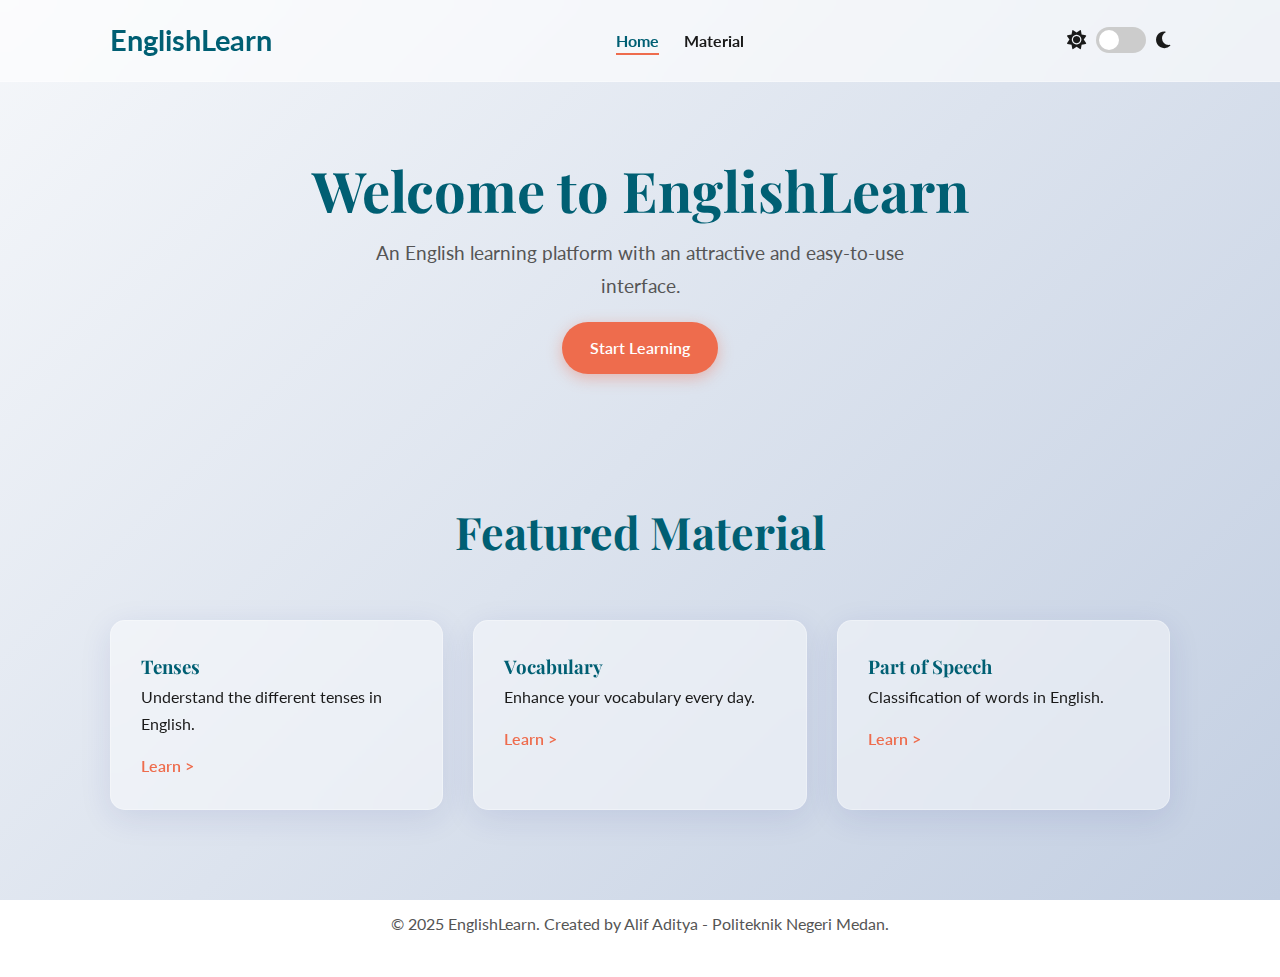
<file: index.html>
<!DOCTYPE html>
<html lang="id">
<head>
    <meta charset="UTF-8">
    <meta name="viewport" content="width=device-width, initial-scale=1.0">
    <title>EnglishLearn</title>
    <link rel="stylesheet" href="https://cdnjs.cloudflare.com/ajax/libs/font-awesome/6.5.2/css/all.min.css" integrity="sha512-SnH5WK+bZxgPHs44uWIX+LLJAJ9/2PkPKZ5QiAj6Ta86w+fsb2TkcmfRyVX3pBnMFcV7oQPJkl9QevSCWr3W6A==" crossorigin="anonymous" referrerpolicy="no-referrer" />
    <link href="https://fonts.googleapis.com/css2?family=Lato:wght@400;700&family=Playfair+Display:wght@700&display=swap" rel="stylesheet">
    <link rel="stylesheet" href="css/style.css">
</head>
<body>
    <header>
        <nav class="navbar">
            <div class="container">
                <a href="index.html" class="nav-logo">EnglishLearn</a>
                <ul class="nav-menu">
                    <li class="nav-item"><a href="index.html" class="nav-link active">Home</a></li>
                    <li class="nav-item"><a href="materi.html" class="nav-link">Material</a></li>                   
                </ul>
                <div class="theme-switch-wrapper">
                    <i class="fas fa-sun"></i>
                    <label class="theme-switch" for="checkbox">
                        <input type="checkbox" id="checkbox" />
                        <div class="slider round"></div>
                    </label>
                    <i class="fas fa-moon"></i>
                </div>
                <div class="hamburger">
                    <span class="bar"></span>
                    <span class="bar"></span>
                    <span class="bar"></span>
                </div>
            </div>
        </nav>
    </header>

    <main>
        <section class="page-header reveal">
            <div class="container">
                <h1>Welcome to EnglishLearn</h1>
                <p>An English learning platform with an attractive and easy-to-use interface.</p>
                <a href="materi.html" class="btn btn-primary" style="margin-top: 20px;">Start Learning</a>
            </div>
        </section>

        <section class="featured-content">
            <div class="container">
                <h2 class="reveal">Featured Material</h2>
                <div class="content-grid">
                    <div class="content-card glass-card reveal">
                        <h3>Tenses</h3>
                        <p>Understand the different tenses in English.</p>
                        <a href="materi.html" class="card-link">Learn ></a>
                    </div>
                    <div class="content-card glass-card reveal">
                        <h3>Vocabulary</h3>
                        <p>Enhance your vocabulary every day.</p>
                        <a href="materi.html" class="card-link">Learn ></a>
                    </div>
                    <div class="content-card glass-card reveal">
                        <h3>Part of Speech</h3>
                        <p>Classification of words in English.</p>
                        <a href="materi.html" class="card-link">Learn ></a>
                    </div>
                </div>
            </div>
        </section>
    </main>

    <footer>
        <div class="container">
            <p>&copy; 2025 EnglishLearn. Created by Alif Aditya - Politeknik Negeri Medan.</p>
        </div>
    </footer>

    <script src="js/script.js"></script>
</body>
</html>
</file>
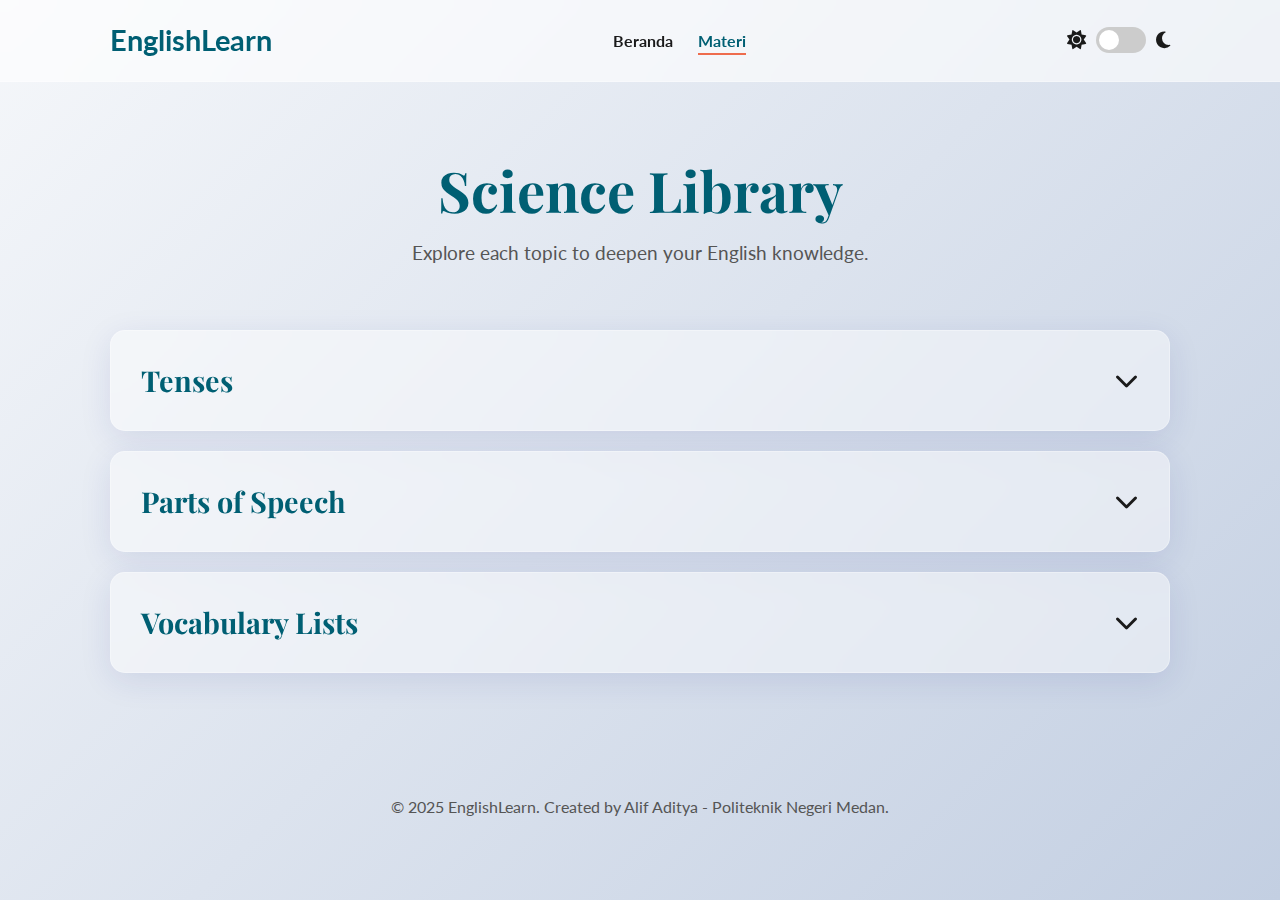
<file: materi.html>
<!DOCTYPE html>
<html lang="id">
<head>
    <meta charset="UTF-8">
    <meta name="viewport" content="width=device-width, initial-scale=1.0">
    <title>Materi Belajar - EnglishLearn</title>
    <link rel="stylesheet" href="https://cdnjs.cloudflare.com/ajax/libs/font-awesome/6.5.2/css/all.min.css" integrity="sha512-SnH5WK+bZxgPHs44uWIX+LLJAJ9/2PkPKZ5QiAj6Ta86w+fsb2TkcmfRyVX3pBnMFcV7oQPJkl9QevSCWr3W6A==" crossorigin="anonymous" referrerpolicy="no-referrer" />
    <link rel="stylesheet" href="css/style.css">
</head>
<body>
    <header>
        <nav class="navbar">
            <div class="container">
                <a href="index.html" class="nav-logo">EnglishLearn</a>
                <ul class="nav-menu">
                    <li class="nav-item"><a href="index.html" class="nav-link">Beranda</a></li>
                    <li class="nav-item"><a href="materi.html" class="nav-link active">Materi</a></li>                                        
                </ul>
                <div class="theme-switch-wrapper">
                    <i class="fas fa-sun"></i>
                    <label class="theme-switch" for="checkbox">
                        <input type="checkbox" id="checkbox" />
                        <div class="slider round"></div>
                    </label>
                    <i class="fas fa-moon"></i>
                </div>
                <div class="hamburger">
                    <span class="bar"></span>
                    <span class="bar"></span>
                    <span class="bar"></span>
                </div>
            </div>
        </nav>
    </header>

    <main>
        <section class="page-header reveal">
            <div class="container">
                <h1>Science Library</h1>
                <p>Explore each topic to deepen your English knowledge.</p>
            </div>
        </section>

        <section class="materi-list">
            <div class="container">
                <div class="materi-grid">

                    <div class="materi-accordion reveal">
                        <div class="materi-card glass-card">
                            <div class="card-left-content">
                                <h3>Tenses</h3>
                            </div>
                            <div class="icon-area"><i class="fas fa-chevron-down"></i></div>
                        </div>
                        <div class="materi-content">
                            <div class="materi-content-inner">
                                <h4>Dasar-Dasar Tenses</h4>
                                <p>Tenses adalah aturan tata bahasa Inggris yang berfokus pada bentuk kata kerja untuk menunjukkan waktu suatu tindakan atau keadaan. Berikut adalah 16 tenses yang umum digunakan.</p>
                                
                                <hr>
                                <h5>1. Simple Present Tense</h5>
                                <p><strong>Penggunaan:</strong> Fakta umum, kebiasaan, atau kejadian berulang.</p>
                                <ul><li>(+) S + V1 (+s/es). <em>Contoh: The sun rises in the east.</em></li><li>(-) S + do/does not + V1. <em>Contoh: She does not work on weekends.</em></li><li>(?) Do/Does + S + V1? <em>Contoh: Do you like coffee?</em></li></ul>

                                <h5>2. Present Continuous Tense</h5>
                                <p><strong>Penggunaan:</strong> Tindakan yang sedang berlangsung sekarang.</p>
                                <ul><li>(+) S + am/is/are + V-ing. <em>Contoh: I am studying right now.</em></li><li>(-) S + am/is/are + not + V-ing. <em>Contoh: He is not sleeping.</em></li><li>(?) Am/Is/Are + S + V-ing? <em>Contoh: Are they coming?</em></li></ul>

                                <h5>3. Present Perfect Tense</h5>
                                <p><strong>Penggunaan:</strong> Tindakan yang dimulai di masa lalu dan masih berlanjut, atau selesai pada waktu yang tidak spesifik.</p>
                                <ul><li>(+) S + have/has + V3. <em>Contoh: We have finished the project.</em></li><li>(-) S + have/has + not + V3. <em>Contoh: She has not seen the movie.</em></li><li>(?) Have/Has + S + V3? <em>Contoh: Have you ever been to Bali?</em></li></ul>

                                <h5>4. Present Perfect Continuous Tense</h5>
                                <p><strong>Penggunaan:</strong> Sama seperti Present Perfect, tetapi menekankan pada durasi tindakan.</p>
                                <ul><li>(+) S + have/has + been + V-ing. <em>Contoh: They have been waiting for two hours.</em></li><li>(-) S + have/has + not + been + V-ing. <em>Contoh: He has not been feeling well.</em></li><li>(?) Have/Has + S + been + V-ing? <em>Contoh: How long have you been learning English?</em></li></ul>

                                <hr>
                                <h5>5. Simple Past Tense</h5>
                                <p><strong>Penggunaan:</strong> Tindakan yang telah selesai di masa lalu.</p>
                                <ul><li>(+) S + V2. <em>Contoh: He visited his grandmother last week.</em></li><li>(-) S + did not + V1. <em>Contoh: We did not go to the party.</em></li><li>(?) Did + S + V1? <em>Contoh: Did you see the match?</em></li></ul>
                                
                                <h5>6. Past Continuous Tense</h5>
                                <p><strong>Penggunaan:</strong> Tindakan yang sedang berlangsung pada waktu tertentu di masa lalu.</p>
                                <ul><li>(+) S + was/were + V-ing. <em>Contoh: I was reading when she called.</em></li><li>(-) S + was/were + not + V-ing. <em>Contoh: They were not playing outside.</em></li><li>(?) Was/Were + S + V-ing? <em>Contoh: Were you sleeping at 10 PM?</em></li></ul>
                                
                                <h5>7. Past Perfect Tense</h5>
                                <p><strong>Penggunaan:</strong> Tindakan yang telah selesai sebelum tindakan lain di masa lalu.</p>
                                <ul><li>(+) S + had + V3. <em>Contoh: The train had left before I arrived.</em></li><li>(-) S + had + not + V3. <em>Contoh: She had not finished her homework.</em></li><li>(?) Had + S + V3? <em>Contoh: Had he already eaten?</em></li></ul>
                                
                                <h5>8. Past Perfect Continuous Tense</h5>
                                <p><strong>Penggunaan:</strong> Menekankan durasi tindakan yang terjadi sebelum tindakan lain di masa lalu.</p>
                                <ul><li>(+) S + had + been + V-ing. <em>Contoh: I had been working for hours before he came.</em></li><li>(-) S + had + not + been + V-ing. <em>Contoh: They had not been practicing long.</em></li><li>(?) Had + S + been + V-ing? <em>Contoh: Had you been waiting there?</em></li></ul>

                                <hr>
                                <h5>9. Simple Future Tense</h5>
                                <p><strong>Penggunaan:</strong> Tindakan yang akan dilakukan di masa depan (spontan atau prediksi).</p>
                                <ul><li>(+) S + will + V1. <em>Contoh: I will help you.</em></li><li>(-) S + will + not + V1. <em>Contoh: She will not be late.</em></li><li>(?) Will + S + V1? <em>Contoh: Will they win?</em></li></ul>

                                <h5>10. Future Continuous Tense</h5>
                                <p><strong>Penggunaan:</strong> Tindakan yang akan sedang berlangsung pada waktu tertentu di masa depan.</p>
                                <ul><li>(+) S + will + be + V-ing. <em>Contoh: This time tomorrow, I will be flying to Japan.</em></li><li>(-) S + will + not + be + V-ing. <em>Contoh: He will not be working at 9 PM.</em></li><li>(?) Will + S + be + V-ing? <em>Contoh: Will you be using the car?</em></li></ul>

                                <h5>11. Future Perfect Tense</h5>
                                <p><strong>Penggunaan:</strong> Tindakan yang akan telah selesai sebelum waktu tertentu di masa depan.</p>
                                <ul><li>(+) S + will + have + V3. <em>Contoh: By 2026, I will have graduated.</em></li><li>(-) S + will + not + have + V3. <em>Contoh: She will not have finished by then.</em></li><li>(?) Will + S + have + V3? <em>Contoh: Will you have completed the task?</em></li></ul>

                                <h5>12. Future Perfect Continuous Tense</h5>
                                <p><strong>Penggunaan:</strong> Menekankan durasi tindakan sampai titik waktu tertentu di masa depan.</p>
                                <ul><li>(+) S + will + have + been + V-ing. <em>Contoh: In June, he will have been working here for 10 years.</em></li><li>(-) S + will + not + have + been + V-ing. <em>Contoh: They will not have been living here for long.</em></li><li>(?) Will + S + have + been + V-ing? <em>Contoh: How long will you have been studying?</em></li></ul>

                                <hr>
                                <h5>13. Future with 'Going to'</h5>
                                <p><strong>Penggunaan:</strong> Untuk rencana atau niat yang sudah diputuskan sebelumnya.</p>
                                <ul><li>(+) S + am/is/are + going to + V1. <em>Contoh: We are going to watch a movie tonight.</em></li><li>(-) S + am/is/are + not + going to + V1. <em>Contoh: He is not going to sell his car.</em></li><li>(?) Am/Is/Are + S + going to + V1? <em>Contoh: Are you going to apply for the job?</em></li></ul>

                                <h5>14. Present with Future Meaning</h5>
                                <p><strong>Penggunaan:</strong> Simple Present untuk jadwal (kereta, pesawat), Present Continuous untuk janji/rencana pasti.</p>
                                <ul><li><em>Contoh (Simple Present): The train leaves at 7 AM tomorrow.</em></li><li><em>Contoh (Present Continuous): I am meeting my manager this afternoon.</em></li></ul>

                                <h5>15. Past Future Tense</h5>
                                <p><strong>Penggunaan:</strong> Menyatakan masa depan dari sudut pandang masa lalu.</p>
                                <ul><li>(+) S + would + V1. <em>Contoh: He said that he would come.</em></li><li>(-) S + would + not + V1. <em>Contoh: I thought she would not pass.</em></li><li>(?) Would + S + V1? <em>Contoh: Would you do it?</em></li></ul>

                                <h5>16. Past Future Continuous Tense</h5>
                                <p><strong>Penggunaan:</strong> Tindakan yang akan sedang berlangsung dari sudut pandang masa lalu.</p>
                                <ul><li>(+) S + would + be + V-ing. <em>Contoh: I knew he would be waiting for me.</em></li><li>(-) S + would + not + be + V-ing. <em>Contoh: She said she would not be attending.</em></li><li>(?) Would + S + be + V-ing? <em>Contoh: Would they be expecting us?</em></li></ul>
                            </div>
                        </div>
                    </div>

                    <div class="materi-accordion reveal">
                        <div class="materi-card glass-card">
                            <div class="card-left-content">
                                <h3>Parts of Speech</h3>
                            </div>
                            <div class="icon-area"><i class="fas fa-chevron-down"></i></div>
                        </div>
                        <div class="materi-content">
                             <div class="materi-content-inner">
                                <h4>8 Jenis Kata (Parts of Speech)</h4>
                                <p>Setiap kata dalam bahasa Inggris dikategorikan ke dalam 8 jenis kata berdasarkan fungsinya dalam kalimat.</p>
                                <ol>
                                    <li><strong>Noun (Kata Benda):</strong> Nama orang, tempat, benda, atau ide. <br>Contoh: <em>student, Medan, computer, happiness.</em></li>
                                    <li><strong>Pronoun (Kata Ganti):</strong> Kata yang digunakan untuk menggantikan Noun. <br>Contoh: <em>I, you, he, she, it, we, they, this.</em></li>
                                    <li><strong>Verb (Kata Kerja):</strong> Kata yang menyatakan tindakan atau keadaan. <br>Contoh: <em>run, study, write, is, become.</em></li>
                                    <li><strong>Adjective (Kata Sifat):</strong> Kata yang mendeskripsikan Noun atau Pronoun. <br>Contoh: <em>smart, beautiful, difficult, red.</em></li>
                                    <li><strong>Adverb (Kata Keterangan):</strong> Kata yang mendeskripsikan Verb, Adjective, atau Adverb lain. <br>Contoh: <em>quickly, very, well, carefully.</em></li>
                                    <li><strong>Preposition (Kata Depan):</strong> Kata yang menunjukkan hubungan antara Noun/Pronoun dengan kata lain dalam kalimat. <br>Contoh: <em>in, on, at, under, beside, for.</em></li>
                                    <li><strong>Conjunction (Kata Sambung):</strong> Kata yang menghubungkan kata, frasa, atau klausa. <br>Contoh: <em>and, but, or, so, because, although.</em></li>
                                    <li><strong>Interjection (Kata Seru):</strong> Kata yang mengungkapkan emosi atau perasaan yang kuat. <br>Contoh: <em>Wow!, Ouch!, Oh no!, Well!.</em></li>
                                </ol>
                            </div>
                        </div>
                    </div>
                    
                      <div class="materi-accordion reveal">
                         <div class="materi-card glass-card">
                             <div class="card-left-content">
                                 <h3>Vocabulary Lists</h3>
                             </div>
                             <div class="icon-area"><i class="fas fa-chevron-down"></i></div>
                         </div>
                         <div class="materi-content">
                             <div class="materi-content-inner">
                                 <h4>Kosakata Akademik (Academic Vocabulary)</h4>
                                 <p>Berikut adalah beberapa kosakata yang sering digunakan dalam konteks akademik dan pembelajaran.</p>
                                 <table>
                                     <thead><tr><th>English</th><th>Jenis Kata</th><th>Indonesia</th></tr></thead>
                                     <tbody>
                                         <tr><td>Analyze</td><td>(verb)</td><td>Menganalisis</td></tr>
                                         <tr><td>Concept</td><td>(noun)</td><td>Konsep</td></tr>
                                         <tr><td>Evidence</td><td>(noun)</td><td>Bukti</td></tr>
                                         <tr><td>Hypothesis</td><td>(noun)</td><td>Hipotesis</td></tr>
                                         <tr><td>Method</td><td>(noun)</td><td>Metode</td></tr>
                                         <tr><td>Research</td><td>(noun/verb)</td><td>Penelitian / Meneliti</td></tr>
                                         <tr><td>Significant</td><td>(adjective)</td><td>Penting / Signifikan</td></tr>
                                         <tr><td>Source</td><td>(noun)</td><td>Sumber</td></tr>
                                         <tr><td>Theory</td><td>(noun)</td><td>Teori</td></tr>
                                         <tr><td>Variable</td><td>(noun)</td><td>Variabel</td></tr>
                                     </tbody>
                                 </table>
                                 
                                 <hr>
                                 <h5>Perasaan & Emosi (Feelings & Emotions)</h5>
                                 <table>
                                     <thead><tr><th>English</th><th>Jenis Kata</th><th>Indonesia</th></tr></thead>
                                     <tbody>
                                         <tr><td>Anxious</td><td>(adjective)</td><td>Cemas / Gelisah</td></tr>
                                         <tr><td>Delighted</td><td>(adjective)</td><td>Sangat senang / Gembira</td></tr>
                                         <tr><td>Frustrated</td><td>(adjective)</td><td>Frustrasi / Kesal</td></tr>
                                         <tr><td>Grateful</td><td>(adjective)</td><td>Bersyukur / Berterima kasih</td></tr>
                                         <tr><td>Miserable</td><td>(adjective)</td><td>Sengsara / Sangat sedih</td></tr>
                                         <tr><td>Optimistic</td><td>(adjective)</td><td>Optimis</td></tr>
                                     </tbody>
                                 </table>

                                 <hr>
                                 <h5>Perjalanan (Traveling)</h5>
                                 <table>
                                     <thead><tr><th>English</th><th>Jenis Kata</th><th>Indonesia</th></tr></thead>
                                     <tbody>
                                         <tr><td>Accommodation</td><td>(noun)</td><td>Akomodasi / Penginapan</td></tr>
                                         <tr><td>Itinerary</td><td>(noun)</td><td>Rencana perjalanan</td></tr>
                                         <tr><td>Departure</td><td>(noun)</td><td>Keberangkatan</td></tr>
                                         <tr><td>Arrival</td><td>(noun)</td><td>Kedatangan</td></tr>
                                         <tr><td>Souvenir</td><td>(noun)</td><td>Oleh-oleh / Cenderamata</td></tr>
                                         <tr><td>Destination</td><td>(noun)</td><td>Tujuan</td></tr>
                                     </tbody>
                                 </table>
                                 </div>
                         </div>
                    </div>
                </div>
            </div>
        </section>
    </main>
    
    <footer>
        <div class="container">
            <p>&copy; 2025 EnglishLearn. Created by Alif Aditya - Politeknik Negeri Medan.</p>
        </div>
    </footer>
    <script src="js/script.js"></script>
</body>
</html>
</file>
<file: css/style.css>
/* =======================
   UI & DARK MODE UPDATE
   ======================= */

/* 1. GENERAL & FONT IMPORTS */
@import url('https://fonts.googleapis.com/css2?family=Lato:wght@400;700&family=Playfair+Display:wght@700&display=swap');
@import url('https://cdnjs.cloudflare.com/ajax/libs/font-awesome/6.5.2/css/all.min.css');

/* 2. CSS VARIABLES (KUNCI DARK MODE) */
:root {
    --font-heading: 'Playfair Display', serif;
    --font-body: 'Lato', sans-serif;
    
    /* Light Mode Colors */
    --color-primary: #005f73;
    --color-accent: #ee6c4d;
    --color-bg: linear-gradient(135deg, #f5f7fa 0%, #c3cfe2 100%);
    --color-text: #1a1a1a;
    --color-text-muted: #555;
    --card-bg: rgba(255, 255, 255, 0.45);
    --card-border: rgba(255, 255, 255, 0.3);
    --card-shadow: 0 8px 32px 0 rgba(31, 38, 135, 0.1);
    --navbar-bg: rgba(255, 255, 255, 0.6);
    --table-bg: #fff;
    --table-header-bg: #f8f9fa;
}

body.dark-mode {
    /* Dark Mode Colors */
    --color-primary: #94d2bd;
    --color-accent: #e76f51;
    --color-bg: linear-gradient(135deg, #232526 0%, #414345 100%);
    --color-text: #e0e0e0;
    --color-text-muted: #a0a0a0;
    --card-bg: rgba(40, 40, 40, 0.6);
    --card-border: rgba(255, 255, 255, 0.1);
    --card-shadow: 0 8px 32px 0 rgba(0, 0, 0, 0.2);
    --navbar-bg: rgba(20, 20, 20, 0.7);
    --table-bg: #2c2c2c;
    --table-header-bg: #3a3a3a;
}

/* 3. GENERAL STYLING */
* {
    margin: 0;
    padding: 0;
    box-sizing: border-box;
}

body {
    font-family: var(--font-body);
    line-height: 1.7;
    color: var(--color-text);
    background: var(--color-bg);
    background-attachment: fixed;
    transition: background 0.4s ease, color 0.4s ease;
}

.container { max-width: 1100px; margin: 0 auto; padding: 0 20px; }
h1, h2, h3, h4, h5 { font-family: var(--font-heading); color: var(--color-primary); }
ul, ol { padding-left: 20px; }
em { font-style: italic; color: var(--color-accent); }

/* 4. NAVBAR & DARK MODE TOGGLE */
.navbar {
    background: var(--navbar-bg);
    backdrop-filter: blur(12px);
    -webkit-backdrop-filter: blur(12px);
    border-bottom: 1px solid var(--card-border);
    padding: 1rem 0;
    position: sticky; top: 0; z-index: 1000;
    transition: background 0.4s ease;
}

.navbar .container { display: flex; justify-content: space-between; align-items: center; }
.nav-logo { font-size: 1.8rem; font-weight: 700; color: var(--color-primary); text-decoration: none; }
.nav-menu { list-style: none; display: flex; align-items: center; }
.nav-item { margin-left: 25px; }
.nav-link { text-decoration: none; color: var(--color-text); font-weight: 700; transition: color 0.3s ease; position: relative; padding-bottom: 5px; }
.nav-link::after { content: ''; position: absolute; bottom: 0; left: 0; width: 0; height: 2px; background-color: var(--color-accent); transition: width 0.3s ease; }
.nav-link:hover, .nav-link.active { color: var(--color-primary); }
.nav-link:hover::after, .nav-link.active::after { width: 100%; }

.theme-switch-wrapper { display: flex; align-items: center; margin-left: 25px; }
.theme-switch-wrapper .fas { color: var(--color-text); font-size: 1.2rem; }
.theme-switch { position: relative; display: inline-block; width: 50px; height: 26px; margin: 0 10px; }
.theme-switch input { opacity: 0; width: 0; height: 0; }
.slider { position: absolute; cursor: pointer; top: 0; left: 0; right: 0; bottom: 0; background-color: #ccc; transition: .4s; }
.slider:before { position: absolute; content: ""; height: 20px; width: 20px; left: 3px; bottom: 3px; background-color: white; transition: .4s; }
.slider.round { border-radius: 34px; }
.slider.round:before { border-radius: 50%; }
input:checked + .slider { background-color: var(--color-accent); }
input:checked + .slider:before { transform: translateX(24px); }

/* 5. COMPONENTS & LAYOUT */
.btn { display: inline-block; padding: 12px 28px; border-radius: 50px; text-decoration: none; font-weight: 600; transition: all 0.3s ease; border: none; cursor: pointer; }
.btn-primary { background-color: var(--color-accent); color: #fff; box-shadow: 0 4px 15px rgba(238, 108, 77, 0.4); }
.btn-primary:hover { transform: translateY(-3px); box-shadow: 0 6px 20px rgba(238, 108, 77, 0.6); }

.page-header { text-align: center; padding: 60px 0; }
.page-header h1 { font-size: 3.5rem; }
.page-header p { font-size: 1.2rem; max-width: 600px; margin: 0 auto; color: var(--color-text-muted); }

.glass-card {
    background: var(--card-bg);
    backdrop-filter: blur(15px); -webkit-backdrop-filter: blur(15px);
    border-radius: 15px;
    border: 1px solid var(--card-border);
    box-shadow: var(--card-shadow);
    transition: transform 0.3s ease, box-shadow 0.3s ease, background 0.4s ease;
}
.glass-card:hover { transform: translateY(-5px); }

.featured-content { padding: 60px 0; text-align: center; }
.featured-content h2 { font-size: 2.8rem; margin-bottom: 50px; color: var(--color-primary); }
.content-grid { display: grid; grid-template-columns: repeat(auto-fit, minmax(280px, 1fr)); gap: 30px; }
.content-card { padding: 30px; text-align: left; }
.content-card h3 { display: flex; align-items: center; gap: 10px; }
.card-link { text-decoration: none; color: var(--color-accent); font-weight: 600; margin-top: 15px; display: inline-block;}
.card-link:hover { text-decoration: underline; }

.reveal { opacity: 0; transform: translateY(50px); transition: all 1s ease; }
.reveal.visible { opacity: 1; transform: translateY(0); }

.materi-list { padding-bottom: 80px; }
.materi-grid { display: grid; grid-template-columns: 1fr; gap: 20px; }
.materi-card { display: flex; align-items: center; justify-content: space-between; padding: 25px 30px; cursor: pointer; }
.card-left-content { display: flex; align-items: center; }
.materi-card h3 { font-size: 1.8rem; }
.materi-card .icon-area { font-size: 1.5rem; transition: transform 0.4s ease; }
.materi-card.active .icon-area { transform: rotate(180deg); color: var(--color-accent); }

.materi-content { max-height: 0; overflow: hidden; background: var(--card-bg); transition: max-height 0.7s ease-out; border-radius: 0 0 15px 15px; }
.materi-card.active + .materi-content { border-top: 1px solid var(--card-border); }
.materi-content-inner { padding: 30px; }
.materi-content h5 { margin-top: 25px; border-bottom: 2px solid var(--color-primary); padding-bottom: 5px; font-size: 1.3rem;}
.materi-content hr { border: none; height: 1px; background-color: var(--card-border); margin: 30px 0; }

.materi-content table { width: 100%; border-collapse: collapse; margin: 20px 0; background: var(--table-bg); box-shadow: 0 2px 8px rgba(0,0,0,0.05); border-radius: 8px; overflow: hidden; }
.materi-content th, .materi-content td { border-bottom: 1px solid var(--card-border); padding: 15px; text-align: left; }
.materi-content th { background-color: var(--table-header-bg); }
.materi-content tbody tr:last-child td { border-bottom: none; }

/* 6. FOOTER & RESPONSIVE */
footer { text-align: center; padding: 40px 0; color: var(--color-text-muted); }
.hamburger { display: none; cursor: pointer; }
.bar { display: block; width: 25px; height: 3px; margin: 5px auto; background-color: var(--color-text); transition: all 0.3s ease-in-out; }
@media (max-width: 768px) {
    .nav-menu, .theme-switch-wrapper { display: none; } 
    .hamburger { display: block; }
}
</file>
